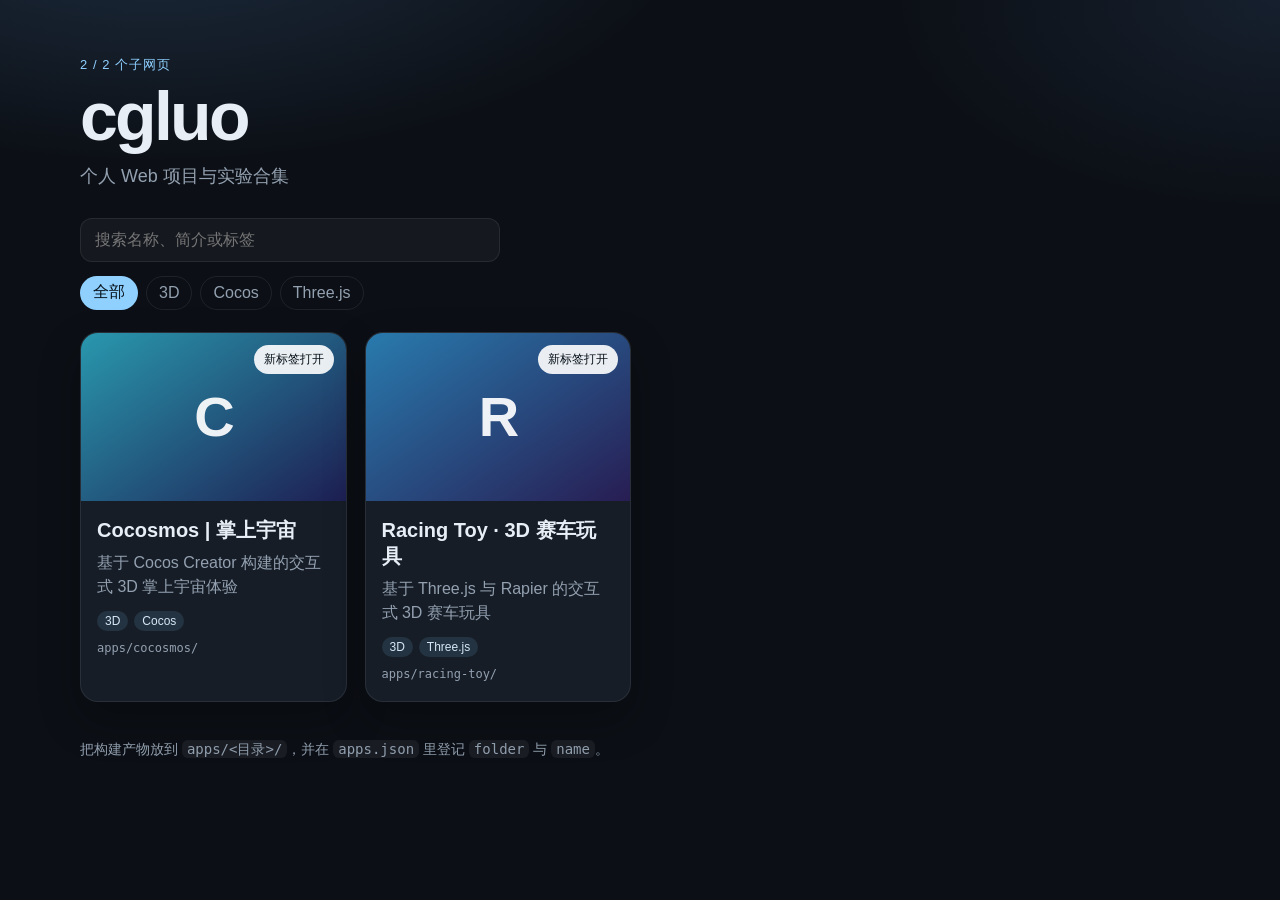
<file: index.html>
<!DOCTYPE html>
<html lang="zh-CN">
<head>
  <meta charset="utf-8">
  <meta name="viewport" content="width=device-width, initial-scale=1">
  <title>作品集</title>
  <link rel="stylesheet" href="portal/style.css?v=20">
</head>
<body>
  <div class="page">
    <header class="hero">
      <p class="eyebrow" id="count" hidden></p>
      <h1 id="site-title">加载中</h1>
      <p class="subtitle" id="site-subtitle"></p>
    </header>

    <div class="toolbar" id="toolbar" hidden>
      <label class="search">
        <span class="sr-only">搜索子网页</span>
        <input id="search" type="search" placeholder="搜索名称、简介或标签" autocomplete="off">
      </label>
      <div class="filters" id="filters" hidden></div>
    </div>

    <main>
      <p class="status" id="status">正在读取项目清单…</p>
      <section class="grid" id="grid" hidden></section>
    </main>

    <footer class="footer">
      <p>把构建产物放到 <code>apps/&lt;目录&gt;/</code>，并在 <code>apps.json</code> 里登记 <code>folder</code> 与 <code>name</code>。</p>
    </footer>
  </div>
  <script type="module" src="portal/app.js?v=20"></script>
</body>
</html>
</file>
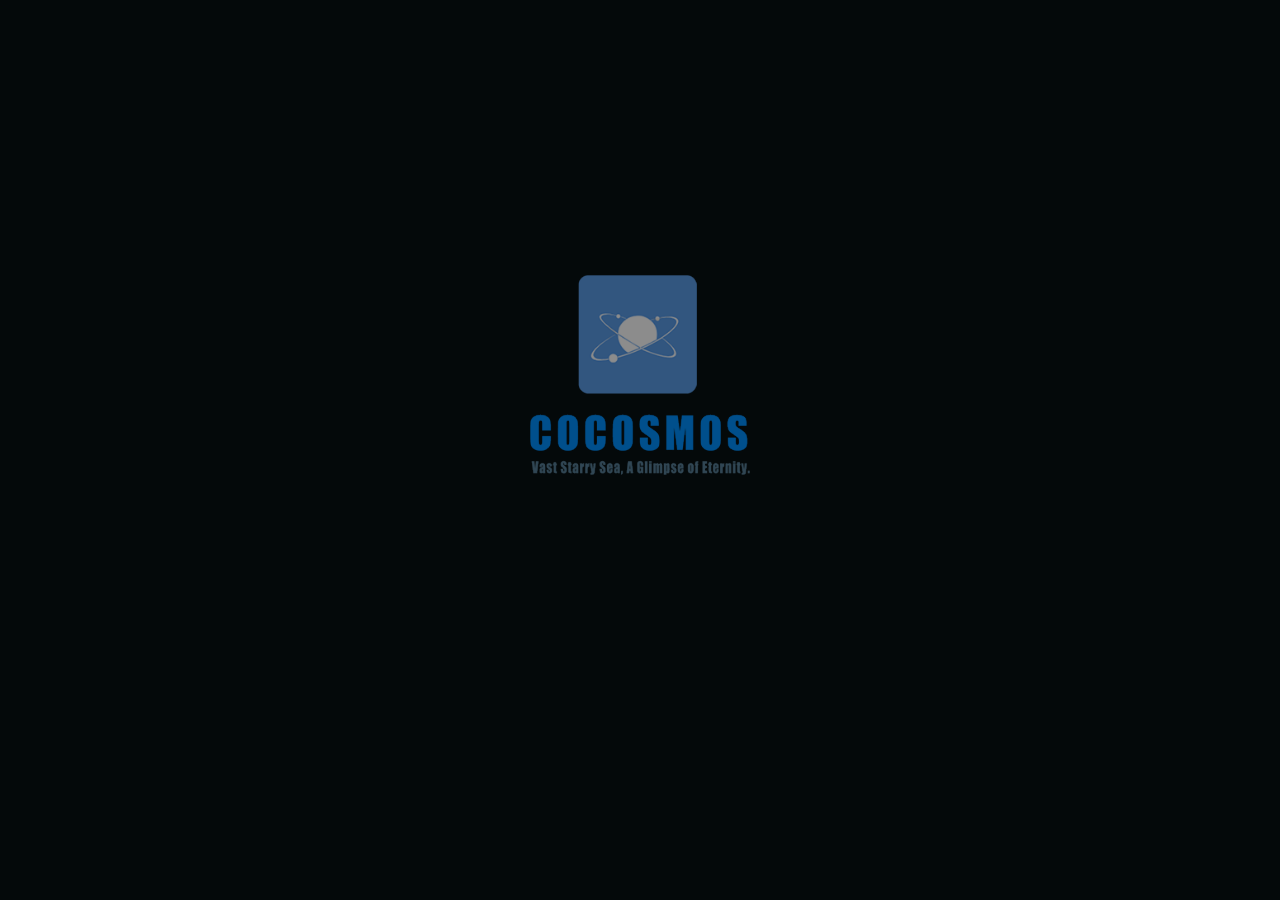
<file: apps/cocosmos/index.html>
<!DOCTYPE html>
<html>
<head>
  <meta charset="utf-8">

  <title>Cocos Creator | Cocosmos | 掌上宇宙</title>

  <!--http://www.html5rocks.com/en/mobile/mobifying/-->
  <meta name="viewport"
        content="width=device-width,user-scalable=no,initial-scale=1,minimum-scale=1,maximum-scale=1,minimal-ui=true"/>

  <!--https://developer.apple.com/library/safari/documentation/AppleApplications/Reference/SafariHTMLRef/Articles/MetaTags.html-->
  <meta name="apple-mobile-web-app-capable" content="yes">
  <meta name="apple-mobile-web-app-status-bar-style" content="black-translucent">
  <meta name="format-detection" content="telephone=no">

  <!-- force webkit on 360 -->
  <meta name="renderer" content="webkit"/>
  <meta name="force-rendering" content="webkit"/>
  <!-- force edge on IE -->
  <meta http-equiv="X-UA-Compatible" content="IE=edge,chrome=1"/>
  <meta name="msapplication-tap-highlight" content="no">

  <!-- force full screen on some browser -->
  <meta name="full-screen" content="yes"/>
  <meta name="x5-fullscreen" content="true"/>
  <meta name="360-fullscreen" content="true"/>

  <!--fix fireball/issues/3568 -->
  <!--<meta name="browsermode" content="application">-->
  <meta name="x5-page-mode" content="app">

  <!--<link rel="apple-touch-icon" href=".png" />-->
  <!--<link rel="apple-touch-icon-precomposed" href=".png" />-->

  <link rel="stylesheet" type="text/css" href="style.css"/>

</head>
<body>
  <div id="GameDiv" cc_exact_fit_screen="true">
      <div id="Cocos3dGameContainer">
        <canvas id="GameCanvas" oncontextmenu="event.preventDefault()" tabindex="99"></canvas>
      </div>
    </div>
  

<!-- Polyfills bundle. -->

<script src="src/polyfills.bundle.js" charset="utf-8"> </script>


<!-- SystemJS support. -->
<script src="src/system.bundle.js" charset="utf-8"> </script>

<!-- Import map -->
<script src="src/import-map.json" type="systemjs-importmap" charset="utf-8"> </script>

<script>
    System.import('./index.js').catch(function(err) { console.error(err); })
</script>

</body>
</html>
</file>
<file: portal/style.css>
:root {
  color-scheme: dark;
  --bg: #0c1016;
  --bg-raised: #161d27;
  --line: rgba(255, 255, 255, 0.08);
  --text: #e8eef6;
  --muted: #93a0b0;
  --accent: #8fd0ff;
  --shadow: 0 18px 40px rgba(0, 0, 0, 0.28);
  font-family: "Avenir Next", "PingFang SC", "Hiragino Sans GB", "Noto Sans SC", sans-serif;
}

* {
  box-sizing: border-box;
}

body {
  margin: 0;
  min-height: 100vh;
  color: var(--text);
  background:
    radial-gradient(900px 420px at 12% -10%, rgba(92, 148, 214, 0.22), transparent 60%),
    radial-gradient(700px 380px at 100% 0%, rgba(72, 112, 168, 0.16), transparent 55%),
    var(--bg);
}

.page {
  width: min(1120px, calc(100% - 32px));
  margin: 0 auto;
  padding: 56px 0 40px;
}

.hero {
  max-width: 720px;
  margin-bottom: 28px;
}

.eyebrow {
  margin: 0 0 10px;
  color: var(--accent);
  font-size: 13px;
  letter-spacing: 0.08em;
  text-transform: uppercase;
}

h1 {
  margin: 0;
  font-size: clamp(40px, 6vw, 68px);
  line-height: 0.95;
  font-weight: 650;
  letter-spacing: -0.04em;
}

.subtitle {
  margin: 14px 0 0;
  color: var(--muted);
  font-size: 18px;
  line-height: 1.5;
}

.toolbar {
  display: grid;
  gap: 14px;
  margin-bottom: 22px;
}

.search input {
  width: min(420px, 100%);
  height: 44px;
  padding: 0 14px;
  border: 1px solid var(--line);
  border-radius: 12px;
  color: var(--text);
  background: rgba(255, 255, 255, 0.04);
  font: inherit;
}

.search input:focus {
  outline: 2px solid rgba(143, 208, 255, 0.45);
  outline-offset: 2px;
}

.filters {
  display: flex;
  flex-wrap: wrap;
  gap: 8px;
}

.chip {
  height: 34px;
  padding: 0 12px;
  border: 1px solid var(--line);
  border-radius: 999px;
  color: var(--muted);
  background: transparent;
  font: inherit;
  cursor: pointer;
}

.chip[aria-pressed="true"] {
  color: #071018;
  background: var(--accent);
  border-color: transparent;
}

.status {
  margin: 28px 0;
  color: var(--muted);
  line-height: 1.6;
}

.grid {
  display: grid;
  grid-template-columns: repeat(auto-fill, minmax(260px, 1fr));
  gap: 18px;
}

.card {
  position: relative;
  overflow: hidden;
  border: 1px solid var(--line);
  border-radius: 18px;
  background: var(--bg-raised);
  box-shadow: var(--shadow);
}

.card-link {
  display: flex;
  min-height: 100%;
  flex-direction: column;
  color: inherit;
  text-decoration: none;
}

.cover {
  display: grid;
  height: 168px;
  place-items: center;
  background: #243140;
}

.cover img {
  width: 100%;
  height: 100%;
  object-fit: cover;
}

.mark {
  font-size: 56px;
  font-weight: 650;
  letter-spacing: -0.04em;
  color: rgba(255, 255, 255, 0.92);
}

.card-body {
  display: flex;
  flex: 1;
  flex-direction: column;
  gap: 8px;
  padding: 16px 16px 18px;
}

.card-body h2 {
  margin: 0;
  font-size: 20px;
  line-height: 1.3;
}

.card-body p {
  margin: 0;
  color: var(--muted);
  line-height: 1.5;
}

.tags {
  display: flex;
  flex-wrap: wrap;
  gap: 6px;
  margin: 4px 0 0;
  padding: 0;
  list-style: none;
}

.tags li {
  padding: 3px 8px;
  border-radius: 999px;
  color: #d5e7f6;
  background: rgba(143, 208, 255, 0.12);
  font-size: 12px;
}

.path {
  margin-top: auto;
  font-family: ui-monospace, SFMono-Regular, Menlo, Consolas, monospace;
  font-size: 12px;
}

.card-link:hover .card-body h2,
.card-link:focus-visible .card-body h2 {
  color: var(--accent);
}

.card-link:focus-visible {
  outline: 2px solid rgba(143, 208, 255, 0.7);
  outline-offset: -2px;
}

.open-tab {
  position: absolute;
  top: 12px;
  right: 12px;
  padding: 6px 10px;
  border-radius: 999px;
  color: #071018;
  background: rgba(255, 255, 255, 0.9);
  font-size: 12px;
  text-decoration: none;
}

.open-tab:hover,
.open-tab:focus-visible {
  background: #fff;
}

.footer {
  margin-top: 36px;
  color: var(--muted);
  font-size: 14px;
  line-height: 1.6;
}

code {
  padding: 1px 5px;
  border-radius: 6px;
  background: rgba(255, 255, 255, 0.06);
  font-family: ui-monospace, SFMono-Regular, Menlo, Consolas, monospace;
}

.sr-only {
  position: absolute;
  width: 1px;
  height: 1px;
  padding: 0;
  margin: -1px;
  overflow: hidden;
  clip: rect(0, 0, 0, 0);
  white-space: nowrap;
  border: 0;
}

@media (max-width: 640px) {
  .page {
    width: min(1120px, calc(100% - 24px));
    padding-top: 36px;
  }
}
</file>
<file: apps/cocosmos/style.css>
html {
  -ms-touch-action: none;
}

body, canvas, div {
  display: block;
  outline: none;
  -webkit-tap-highlight-color: rgba(0, 0, 0, 0);

  user-select: none;
  -moz-user-select: none;
  -webkit-user-select: none;
  -ms-user-select: none;
  -khtml-user-select: none;
  -webkit-tap-highlight-color: rgba(0, 0, 0, 0);
}

/* Remove spin of input type number */
input::-webkit-outer-spin-button,
input::-webkit-inner-spin-button {
    /* display: none; <- Crashes Chrome on hover */
    -webkit-appearance: none;
    margin: 0; /* <-- Apparently some margin are still there even though it's hidden */
}

body {
  position: absolute;
  top: 0;
  left: 0;
  width: 100%;
  height: 100%;
  padding: 0;
  border: 0;
  margin: 0;

  cursor: default;
  color: #888;
  background-color: #333;

  text-align: center;
  font-family: Helvetica, Verdana, Arial, sans-serif;

  display: flex;
  flex-direction: column;
}

canvas {
  background-color: rgba(0, 0, 0, 0);
}

#GameDiv, #Cocos3dGameContainer, #GameCanvas {
  width: 100%;
  height: 100%;
}

:root {
  --safe-top: env(safe-area-inset-top);
  --safe-right: env(safe-area-inset-right);
  --safe-bottom: env(safe-area-inset-bottom);
  --safe-left: env(safe-area-inset-left);
}
</file>
